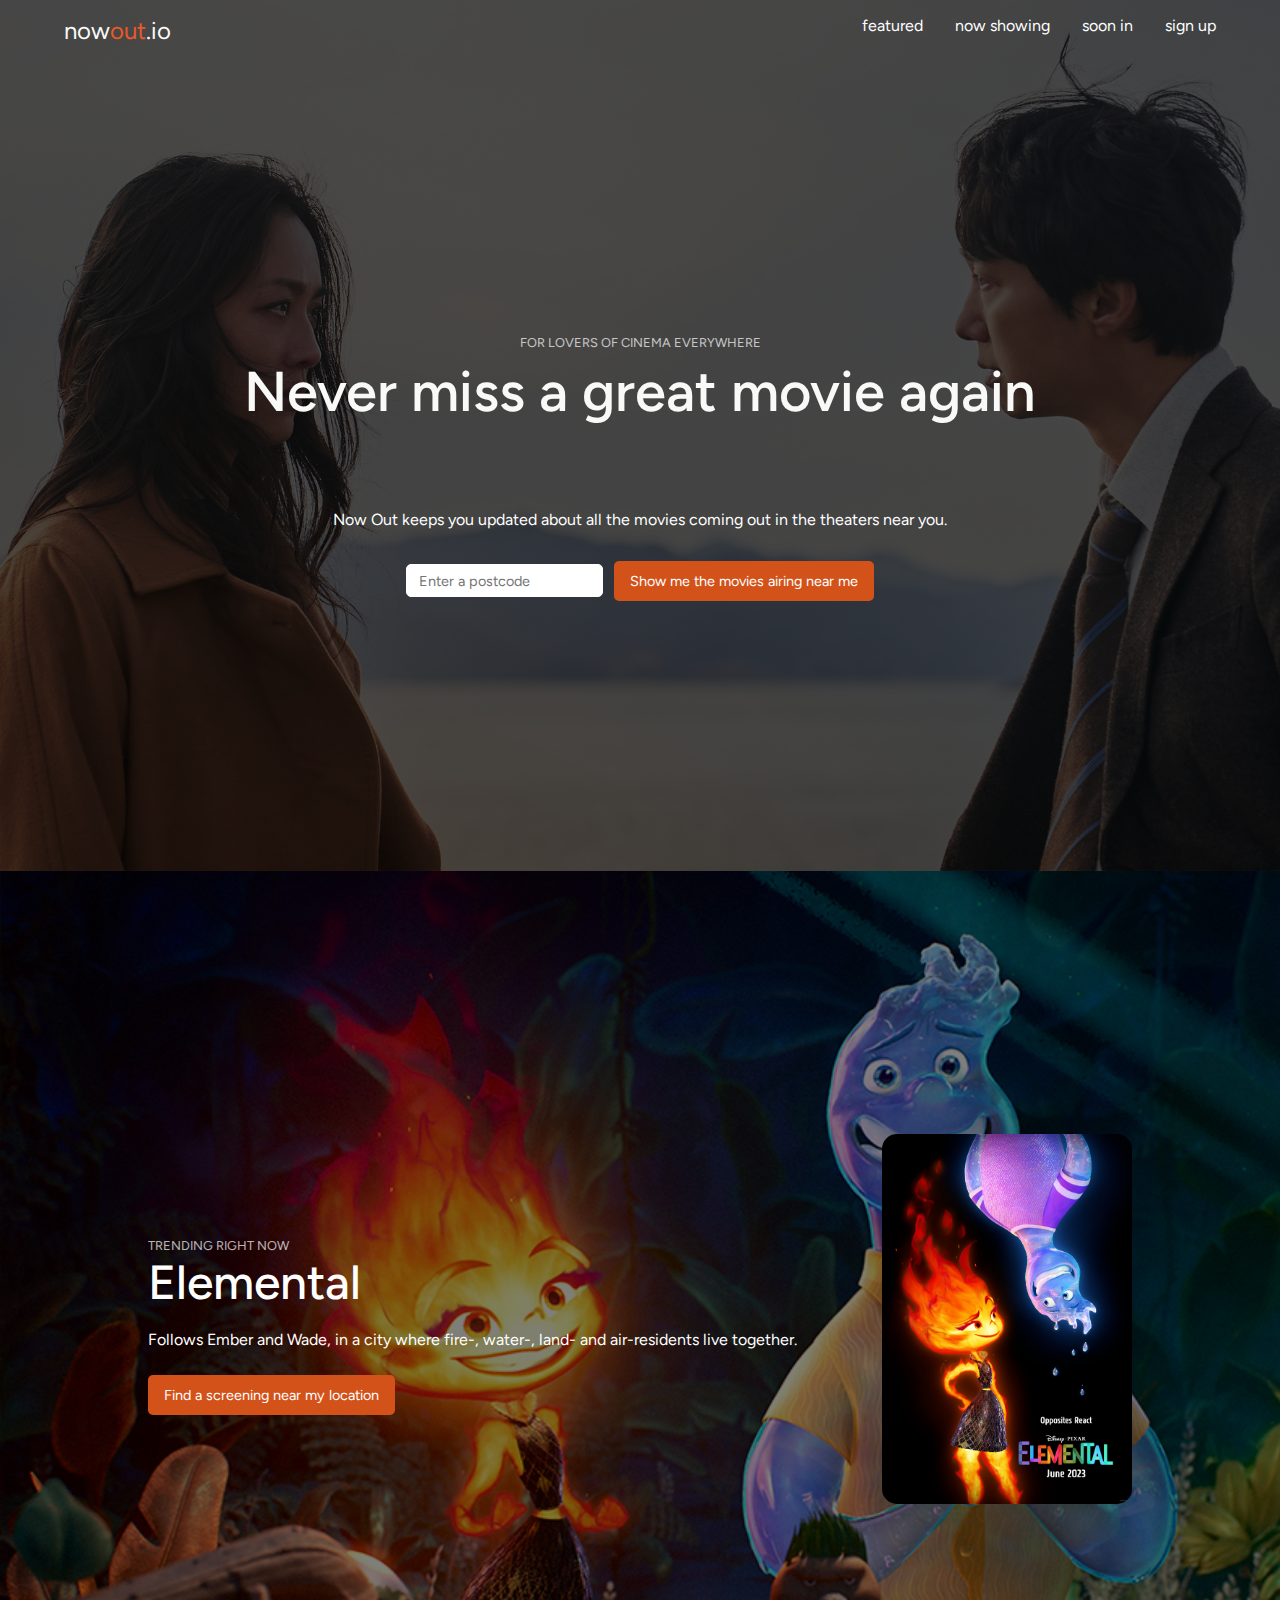
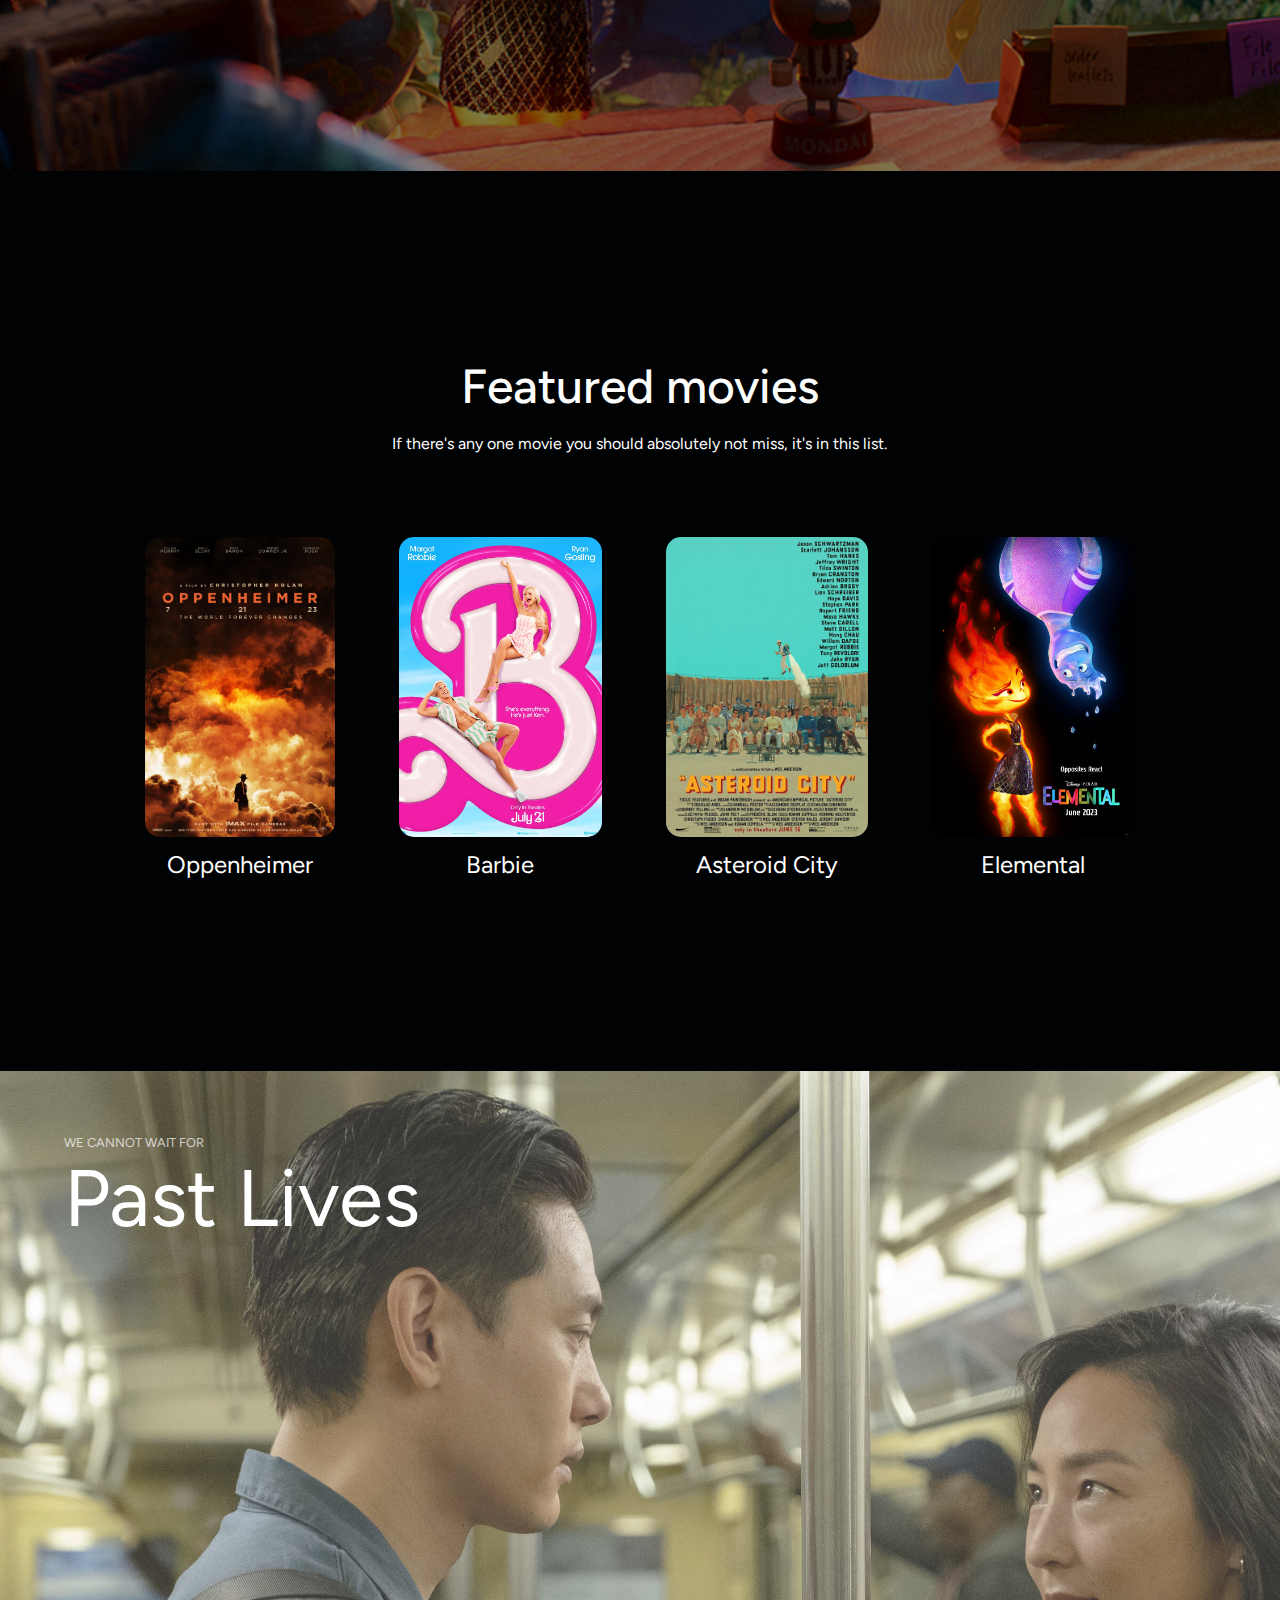
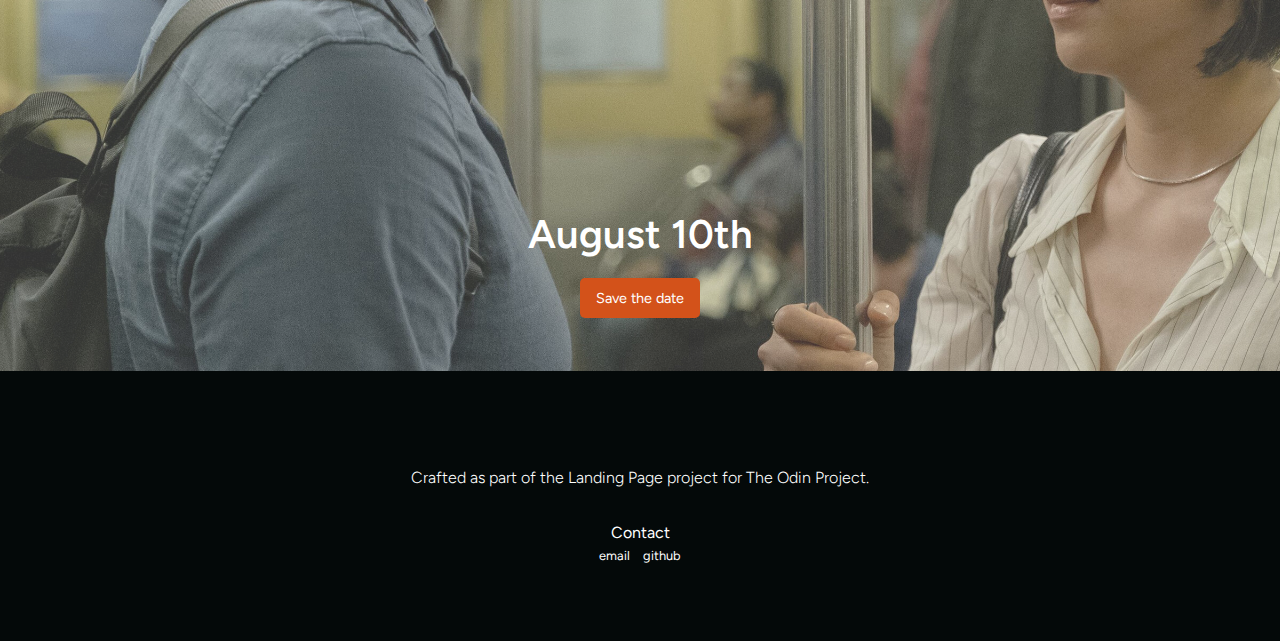
<file: index.html>
<!DOCTYPE html>
<html lang="en">
<head>
    <meta charset="UTF-8">
    <meta name="viewport" content="width=device-width, initial-scale=1.0">
    <title>Document</title>
    <link rel="stylesheet" href="css/style.css">
    <link rel="stylesheet" href="css/base.css">
    <link rel="stylesheet" href="css/components.css">
    <link rel="stylesheet" href="css/layout.css">
    <link rel="stylesheet" href="css/typography.css">
    <link rel="stylesheet" href="css/variables.css">
    <link rel="stylesheet" href="css/responsive.css">

    <link rel="preconnect" href="https://fonts.googleapis.com">
    <link rel="preconnect" href="https://fonts.gstatic.com" crossorigin>
    <link href="https://fonts.googleapis.com/css2?family=Figtree:ital,wght@0,300;0,400;0,500;0,600;0,700;0,800;0,900;1,300;1,400;1,500;1,600;1,700;1,800;1,900&family=Hanken+Grotesk:ital,wght@0,100;0,200;0,300;0,400;0,500;0,600;0,700;0,800;1,100;1,200;1,300;1,400;1,500;1,600;1,700&display=swap" rel="stylesheet">
</head>
<body>    
    <div class="header-hero">
        <header>
            <div class="header-container">
                <div class="logo-text">now<span class="colored-text">out</span>.io</div>

                <div class="header-links-container">
                    <div class="header-link"><a class="links">featured</a></div>
                    <div class="header-link"><a class="links">now showing</a></div>
                    <div class="header-link"><a class="links">soon in</a></div>
                    <div class="header-link"><a class="links">sign up</a></div>
                </div>
            </div>
        </header>

        <main>
            <section id="hero">
                <div>
                    <p class="overtitle">For lovers of cinema everywhere</p>
                    <h1>Never miss a great movie again</h1>
                    <p class="description">Now Out keeps you updated about all the movies coming out in the theaters near you.</p>
                </div>
                <div class="hero-actions">
                    <input type="text" name="" id="" placeholder="Enter a postcode">
                    <a class="button" href="#info">Show me the movies airing near me</a>
                </div>
            </section>  

    </div><!-- End of header-hero -->

    <section id="trending">
            <div>
                <p class="overtitle">Trending right now</p>
                <h2>Elemental</h2>
                <p class="description">Follows Ember and Wade, in a city where fire-, water-, land- and air-residents live together.</p>
                <p><a class="button">Find a screening near my location</a></p>
            </div>
            <div>
                <img class="trending-poster" src="media/images/elemental.jpeg" alt="">
            </div>  
    </section>

    <section id="info">
        <div class="container-info">
            <div>
                <h2>Featured movies</h2>
                <p class="description">If there's any one movie you should absolutely not miss, it's in this list.</p>
            </div>
            <div class="card-container" id="cards">                
                <!-- Cards must come here -->

            </div><!-- End of .card-container -->
        </div><!-- End of the .container-info -->
    </section>


    <section id="quote"> <!-- Flex on the two divs -->
        <div class="quote-child">
            <p class="overtitle">we cannot wait for</p>
            <p class="soon-in">Past Lives</p>
        </div>
        <!-- TODO: Add the date it's coming out on -->
        <div  class="quote-child">
            <p class="soon-in-small">August 10th</p>
            <a class="button">Save the date</a>
        </div>    
    </section>

    <footer>
        <p class="description">Crafted as part of the Landing Page project for The Odin Project.</p>
                <h2>Contact</h2>
                <div class="footer-links">
                    <a mailto="elisa.solazzo@gmail.com" class="links">email</a> 
                    <a mailto="elisa.solazzo@gmail.com" class="links">github</a>
                </div>
    </footer>
    </main>
</body>
<script src="main.js"></script>
</html>
</file>
<file: css/style.css>

</file>
<file: css/base.css>
/* Base */
* {
    box-sizing: border-box;
    font-family: Figtree, sans-serif;
    margin: 0;
    padding: 0;
}

html {
    scroll-behavior: smooth;
}

body {
    padding: 0;
    margin: 0;
    color: white;
}
</file>
<file: css/components.css>
/* Input Styles */
input {
    padding: .4rem .8rem;
    font-size: .9em;
    border-radius: 5px;
    border: 1px solid white;
    margin-right: .5em;
}

/* Button Styles */
.button {
    background-color: var(--color-primary);
    padding: 10px 15px;
    font-size: .9em;
    border-radius: 5px;
    border: 1px solid transparent; /* Fixed the border property */
}

.button:hover {
    background-color: var(--color-secondary-darkest);
    transition: background-color 0.3s ease-in-out;
}

/* Container Info */
.container-info {
    display: flex;
    flex-direction: column;
    justify-content: center;
    align-items: center;
    align-content: center;
}

/* Card Container */
.card-container {
    display: flex;
    flex-direction: row;
    gap: 4em;
    margin: 3em 0em;
    flex-wrap: wrap;
    justify-content: center;
}

/* Button Icon */
.button-icon {
    display: flex;
    flex-direction: row; /* Fixed the 'direction' to 'flex-direction' */
    align-items: center;
    justify-content: center;
    gap: .4em;
    font-size: .8em;
    width: 70%;
}

/* SVG Images */
img.svg {
    width: 1em;
}

/* Card Styles */
.card {
    width: 150px;
}

/* Movie Poster */
.movie-poster {
    position: relative;
    overflow: hidden;
}

/* Image Transitions */
img.card-img:hover {
    transition: 0.3s ease-in-out;
}

/* General Image Styling */
img {
    border-radius: 15px;
    max-width: 100vw;
}

.trending-poster {
    max-width: 250px;
}

/* Overlay within Movie Poster */
.movie-poster .overlay {
    position: absolute;
    top: 0;
    left: 0;
    width: 100%;
    height: 100%;
    border-radius: 15px;
    background-color: rgba(0, 0, 0, .7);
    display: flex;
    flex-direction: column;
    justify-content: center;
    align-items: center;
    gap: 1em;
    opacity: 0;
    transition: opacity 0.3s ease-in-out;
}

/* Card Hover Effects */
.card:hover img {
    opacity: 1;
}

.card:hover .overlay {
    opacity: 1;
}

/* Card, Card Image, Movie Poster, Overlay */
.card, .card-img, .movie-poster, .overlay {
    box-sizing: border-box;
    height: 300px;
    width: auto;
    background-size: cover;
}
</file>
<file: css/layout.css>
/* Header & Footer */
header, footer {
    padding: 1em 4em;
}

/* Sections */
section {
    padding: 2em 4em;
    min-height: 100vh;
}

footer {
    min-height: 30vh;
    background-color:rgb(4, 9, 9);
    display: flex;
    flex-direction: column;
    justify-content: center;
    align-items: center;
}

/* Hero */
#hero {
    min-height: 90vh;
    text-align: center;
    padding: 2em;
    display: flex;
    flex-direction: column;
    justify-content: center;
}

#hero > div {
    /* max-width: 500px; */
    margin: 0 auto;
}

.header-hero {
    background-image: url("../media/images/decisiontoleave_bg.jpeg");
    background-size: cover;
    box-shadow: inset 0 0 0 1000px rgba(0,0,0,.7);
}

/* Trending */
#trending {
    background-color: #040e16;
    background-image: url("../media/images/elemental_bg.jpeg");
    background-size: cover;
    box-shadow: inset 0 0 0 1000px rgba(0,0,0,.5);
    background-repeat: no-repeat; 
    color: white;
    display: flex;
    flex-direction: row;
    flex-wrap: wrap;
    justify-content: space-evenly;
    align-items: center;
    align-content: stretch;
}

/*
#trending > div:nth-child(2) > img {
    width: 200px;
} */

/* Header Containers */
.header-container {
    display: flex;
    justify-content: space-between;
    flex-wrap: wrap;
}

.header-links-container {
    display: flex;
    flex-direction: row;
    gap: 2em;
}

.header-link {
    display: inline-flex;
}

/* Quote */
#quote {
    background-image: url("../media/images/pastlives_bg.jpeg");
    background-size: cover;
    box-shadow: inset 0 0 0 1000px rgba(255, 255, 255, 0.2);
    font-size: 1em;
    height: 100vh;
    display: flex;
    flex-direction: column;
    flex-wrap: wrap;
    justify-content: space-between;
    align-items: baseline;
    align-content: stretch;
    padding: 4em 4em;
}

.quote-child:nth-child(2) {
    margin: 0 auto; 
    text-align: center;
}

/* Info */
#info {
    position: relative;
    display: flex;
    flex-direction: row;
    justify-content: center;
    align-items: center;
    text-align: center;
    background-color: rgb(3, 9, 10);
    transition: background-image 0.5s ease-in-out, background-color 0.5s ease-in-out;
    background-size: cover; 
    background-position: center; 
    box-shadow: inset 0 0 0 1000px rgba(0,0,0,.7);
}

/* Fade Animation */
@keyframes fadeToBlack {
    from { background: transparent; }
    to { background: black; }
}
  
.fade-background {
    animation: fadeToBlack 0.25s ease-in-out forwards; /* Duration can be adjusted */
}
</file>
<file: css/typography.css>
/* Heading Styles */
h1 {
    margin: .2em 0 1.5em;
    padding-top: 0;
    font-size: 3.5em;
    font-weight: 550;
    color: #f9faf8;
    line-height: 1.1em;
}

h1+p {
    margin-bottom: 2em; /* Removed extra semicolon */
}

h2 {
    font-weight: 500;
    font-size: 3em;
}

/* Link Styles */
a {
    cursor: pointer;
    text-decoration: none;
    color: white;
}

a.links {
    position: relative;
}

a.links:hover {
    color: white;
}

a.links::before {
    content: "";
    position: absolute;
    display: block;
    width: 100%;
    height: 2px;
    bottom: 0;
    left: 0;
    background-color: white;
    transform: scaleX(0);
    transition: transform 0.3s ease;
}

a.links:hover::before {
    transform: scaleX(1);
}

/* Text Styles */
.colored-text {
    color: #e85a29;
}

.overtitle {
    margin-bottom: 0;
    padding-bottom: 0;
    text-transform: uppercase;
    opacity: .7;
    font-size: .8em;
}

.soon-in {
    font-size: 5em;
    margin-top: 0;
    padding-top: 0;
}

.soon-in-small {
    font-size: 2.5em;
    font-weight: 600;
    margin: 0 0 .75em;
    padding: 0;
}

.header-link {
    font-size: 1em;
    color: #ffffff;
}

.logo-text {
    font-size: 1.5em;
    color: #f9faf8;
}

header.info {
    font-size: 1.5em;
    font-weight: 800;
}

.quote {
    font-style: italic;
    line-height: 1.6em;
}

.movie-title {
    font-weight: 400;
    font-size: 1.5em;
    margin: .5em 0 0;
    line-height: 1.3em;
    color: white;
    text-align: center;
}

.description {
    line-height: 1.6em;
    margin: 1em 0 2em;
}

footer>h2 {
    font-size: 1em;
    font-weight: 400;
}

footer>p{
    font-size: 1em;
    font-weight: 300;
}

.footer-links {
    font-size: .8em;
    padding-top: .5em;
}

.footer-links>a:nth-child(1) {
    margin-right: .75em;
}
</file>
<file: css/variables.css>
:root {
    --h: 18.3; 
    --s: 78.4%;
    --l: 46.3%;
    --a: 1;

    --color-primary: hsla(var(--h), var(--s), var(--l), var(--a));
    --color-primary-lighter: hsla(var(--h), var(--s), calc(var(--l) + 5%), var(--a));
    --color-primary-lightest: hsla(var(--h), var(--s), calc(var(--l) + 15%), var(--a));
    --color-primary-darker: hsla(var(--h), var(--s), calc(var(--l) - 5%), var(--a));
    --color-primary-darkest: hsla(var(--h), var(--s), calc(var(--l) - 15%), var(--a));

    --h-secondary: calc(var(--h) + 180); 
    --color-secondary: hsla(var(--h-secondary), var(--s), var(--l), var(--a));
    --color-secondary-lighter: hsla(var(--h-secondary), var(--s), calc(var(--l) + 5%), var(--a));
    --color-secondary-lightest: hsla(var(--h-secondary), var(--s), calc(var(--l) + 15%), var(--a));
    --color-secondary-darker: hsla(var(--h-secondary), var(--s), calc(var(--l) - 5%), var(--a));
    --color-secondary-darkest: hsla(var(--h-secondary), var(--s), calc(var(--l) - 15%), var(--a));
}
</file>
<file: css/responsive.css>
@media (max-width: 480px) {

    h1 {
      font-size: 2em;
    }

    .movie-title {
        font-size: 1.2em;
    }

    .header-links-container {
        display: flex;
        flex-wrap: wrap;
        visibility: hidden;
    }

    .hero-actions {
        display: flex;
        flex-wrap: wrap;
        gap: .5em; 
        flex-direction: column;
    }
}
</file>
